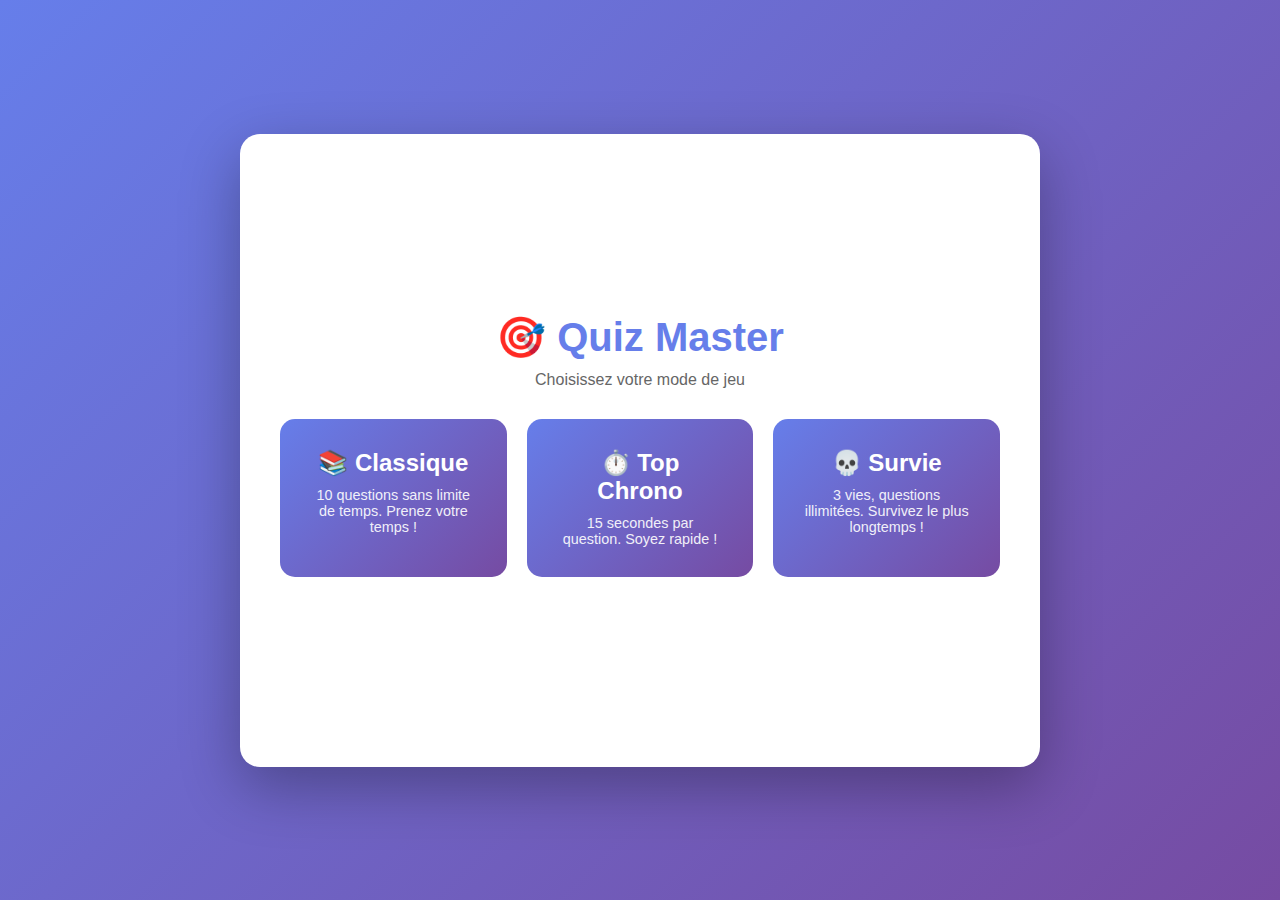
<file: index.html>
<!DOCTYPE html>
<html lang="fr">
<head>
    <meta charset="UTF-8">
    <meta name="viewport" content="width=device-width, initial-scale=1.0">
    <title>Quiz Master - Testez vos connaissances</title>
    <script async src="https://pagead2.googlesyndication.com/pagead/js/adsbygoogle.js?client=ca-pub-2141455622188158"
     crossorigin="anonymous"></script>
    <link rel="stylesheet" href="style.css">
</head>
<body>
    <div class="container">
        <div class="card">
            <!-- AdSense Top -->
            <ins class="adsbygoogle"
                 style="display:block"
                 data-ad-client="ca-pub-2141455622188158"
                 data-ad-slot="6988744426"
                 data-ad-format="auto"
                 data-full-width-responsive="true"></ins>
            <script>
                 (adsbygoogle = window.adsbygoogle || []).push({});
            </script>

            <!-- Menu principal -->
            <div id="menu" class="menu-container">
                <h1>🎯 Quiz Master</h1>
                <p class="subtitle">Choisissez votre mode de jeu</p>

                <div class="mode-selection">
                    <a href="classique.html" class="mode-card">
                        <h3>📚 Classique</h3>
                        <p>10 questions sans limite de temps. Prenez votre temps !</p>
                    </a>

                    <a href="chrono.html" class="mode-card">
                        <h3>⏱️ Top Chrono</h3>
                        <p>15 secondes par question. Soyez rapide !</p>
                    </a>

                    <a href="survie.html" class="mode-card">
                        <h3>💀 Survie</h3>
                        <p>3 vies, questions illimitées. Survivez le plus longtemps !</p>
                    </a>
                </div>
            </div>

            <!-- AdSense Bottom -->
            <ins class="adsbygoogle"
                 style="display:block"
                 data-ad-client="ca-pub-2141455622188158"
                 data-ad-slot="6988744426"
                 data-ad-format="auto"
                 data-full-width-responsive="true"></ins>
            <script>
                 (adsbygoogle = window.adsbygoogle || []).push({});
            </script>
        </div>
    </div>
</body>
</html>
</file>
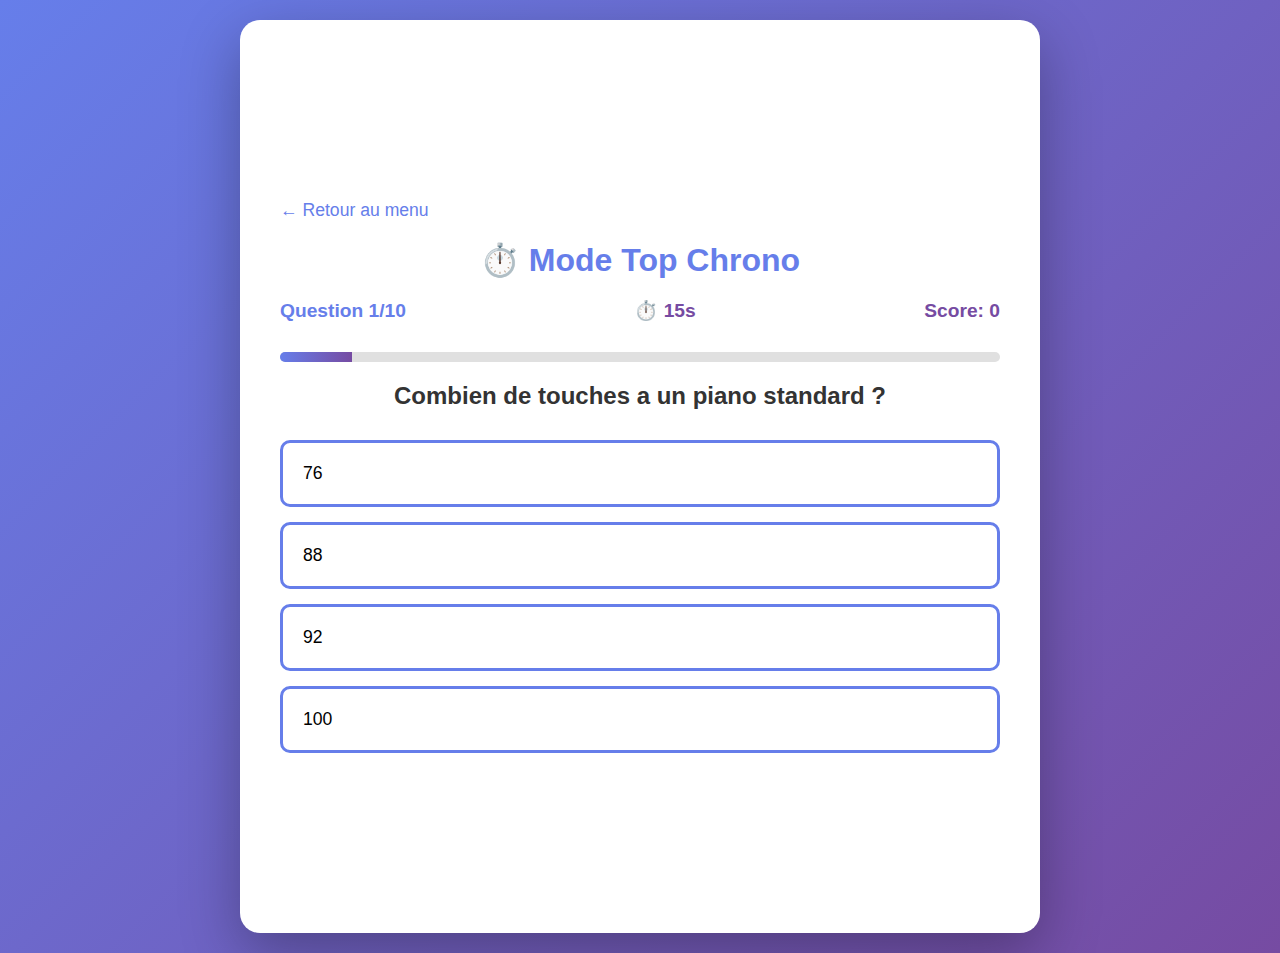
<file: chrono.html>
<!DOCTYPE html>
<html lang="fr">
<head>
    <meta charset="UTF-8">
    <meta name="viewport" content="width=device-width, initial-scale=1.0">
    <title>Mode Top Chrono - Quiz Master</title>
    <script async src="https://pagead2.googlesyndication.com/pagead/js/adsbygoogle.js?client=ca-pub-2141455622188158"
     crossorigin="anonymous"></script>
    <link rel="stylesheet" href="style.css">
</head>
<body>
    <div class="container">
        <div class="card">
            <!-- AdSense Top -->
            <ins class="adsbygoogle"
                 style="display:block"
                 data-ad-client="ca-pub-2141455622188158"
                 data-ad-slot="6988744426"
                 data-ad-format="auto"
                 data-full-width-responsive="true"></ins>
            <script>
                 (adsbygoogle = window.adsbygoogle || []).push({});
            </script>

            <div class="back-button">
                <a href="index.html">← Retour au menu</a>
            </div>

            <!-- Container du quiz -->
            <div id="quiz" class="quiz-container">
                <div class="mode-title">⏱️ Mode Top Chrono</div>
                
                <div class="question-header">
                    <span class="question-number" id="questionNumber">Question 1/10</span>
                    <span class="timer" id="timer">⏱️ 15s</span>
                    <span class="score" id="score">Score: 0</span>
                </div>

                <div class="progress-bar">
                    <div class="progress-fill" id="progressBar"></div>
                </div>

                <h2 class="question-text" id="questionText"></h2>

                <div class="answers" id="answersContainer"></div>
            </div>

            <!-- Résultats -->
            <div id="result" class="result-container">
                <h2>🎉 Quiz Terminé !</h2>
                <div class="final-score" id="finalScore">0/100</div>
                <p id="resultMessage"></p>
                
                <!-- AdSense Middle -->
                <ins class="adsbygoogle"
                     style="display:block"
                     data-ad-client="ca-pub-2141455622188158"
                     data-ad-slot="1234567891"
                     data-ad-format="auto"
                     data-full-width-responsive="true"></ins>
                <script>
                     (adsbygoogle = window.adsbygoogle || []).push({});
                </script>

                <button class="btn" onclick="location.reload()">🔄 Rejouer</button>
                <a href="index.html" class="btn btn-secondary">🏠 Menu principal</a>
            </div>

            <!-- AdSense Bottom -->
            <ins class="adsbygoogle"
                 style="display:block"
                 data-ad-client="ca-pub-2141455622188158"
                 data-ad-slot="1234567892"
                 data-ad-format="auto"
                 data-full-width-responsive="true"></ins>
            <script>
                 (adsbygoogle = window.adsbygoogle || []).push({});
            </script>
        </div>
    </div>

    <script src="js/questions.js"></script>
    <script src="js/chrono.js"></script>
</body>
</html>
</file>
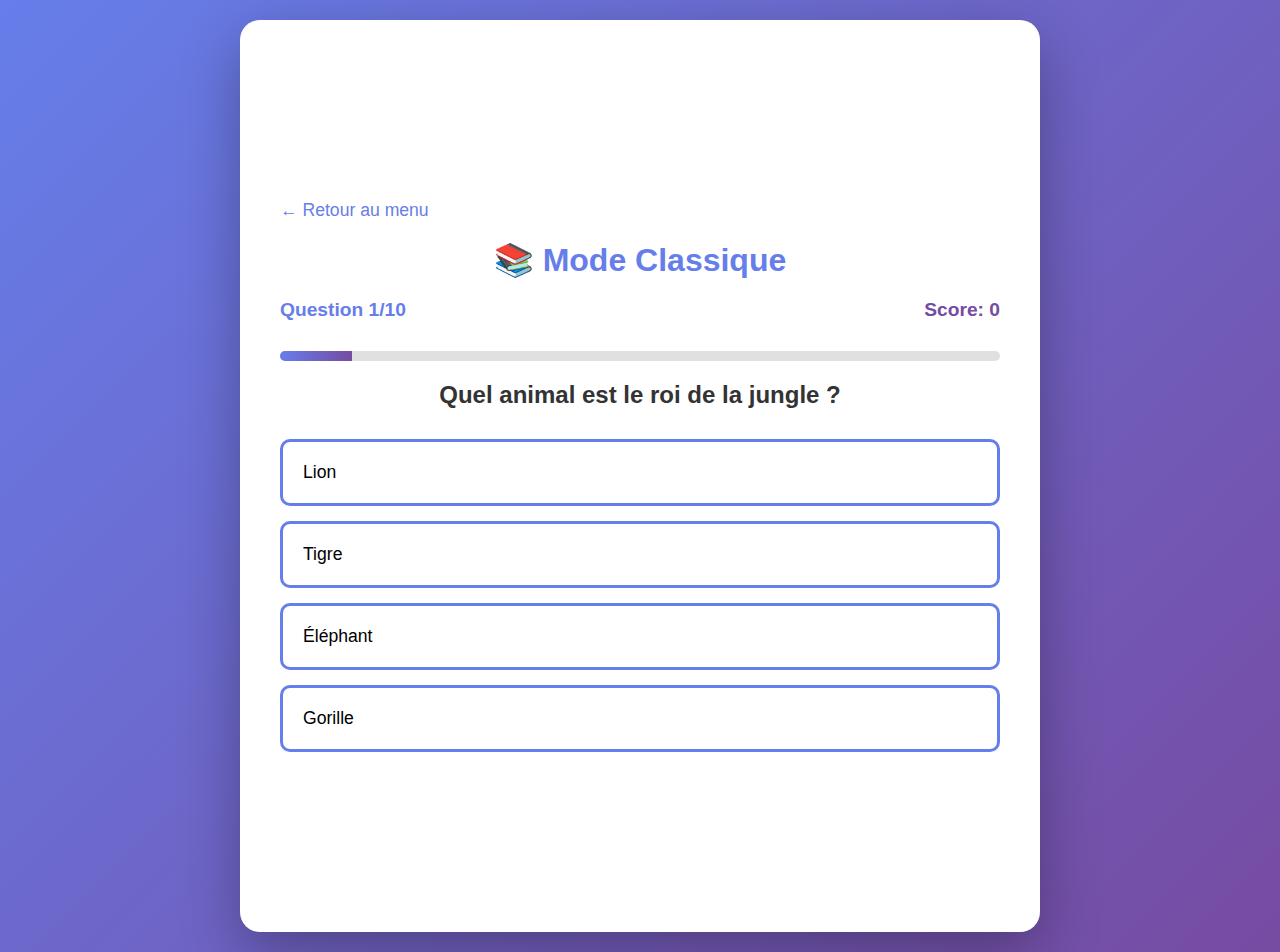
<file: classique.html>
<!DOCTYPE html>
<html lang="fr">
<head>
    <meta charset="UTF-8">
    <meta name="viewport" content="width=device-width, initial-scale=1.0">
    <title>Mode Classique - Quiz Master</title>
    <script async src="https://pagead2.googlesyndication.com/pagead/js/adsbygoogle.js?client=ca-pub-2141455622188158"
     crossorigin="anonymous"></script>
    <link rel="stylesheet" href="style.css">
</head>
<body>
    <div class="container">
        <div class="card">
            <!-- AdSense Top -->
            <ins class="adsbygoogle"
                 style="display:block"
                 data-ad-client="ca-pub-2141455622188158"
                 data-ad-slot="6988744426"
                 data-ad-format="auto"
                 data-full-width-responsive="true"></ins>
            <script>
                 (adsbygoogle = window.adsbygoogle || []).push({});
            </script>

            <div class="back-button">
                <a href="index.html">← Retour au menu</a>
            </div>

            <!-- Container du quiz -->
            <div id="quiz" class="quiz-container">
                <div class="mode-title">📚 Mode Classique</div>
                
                <div class="question-header">
                    <span class="question-number" id="questionNumber">Question 1/10</span>
                    <span class="score" id="score">Score: 0</span>
                </div>

                <div class="progress-bar">
                    <div class="progress-fill" id="progressBar"></div>
                </div>

                <h2 class="question-text" id="questionText"></h2>

                <div class="answers" id="answersContainer"></div>
            </div>

            <!-- Résultats -->
            <div id="result" class="result-container">
                <h2>🎉 Quiz Terminé !</h2>
                <div class="final-score" id="finalScore">0/100</div>
                <p id="resultMessage"></p>
                
                <!-- AdSense Middle -->
                <ins class="adsbygoogle"
                     style="display:block"
                     data-ad-client="ca-pub-2141455622188158"
                     data-ad-slot="6988744426"
                     data-ad-format="auto"
                     data-full-width-responsive="true"></ins>
                <script>
                     (adsbygoogle = window.adsbygoogle || []).push({});
                </script>

                <button class="btn" onclick="location.reload()">🔄 Rejouer</button>
                <a href="index.html" class="btn btn-secondary">🏠 Menu principal</a>
            </div>

            <!-- AdSense Bottom -->
            <ins class="adsbygoogle"
                 style="display:block"
                 data-ad-client="ca-pub-2141455622188158"
                 data-ad-slot="6988744426"
                 data-ad-format="auto"
                 data-full-width-responsive="true"></ins>
            <script>
                 (adsbygoogle = window.adsbygoogle || []).push({});
            </script>
        </div>
    </div>

    <script src="js/questions.js"></script>
    <script src="js/classique.js"></script>
</body>
</file>
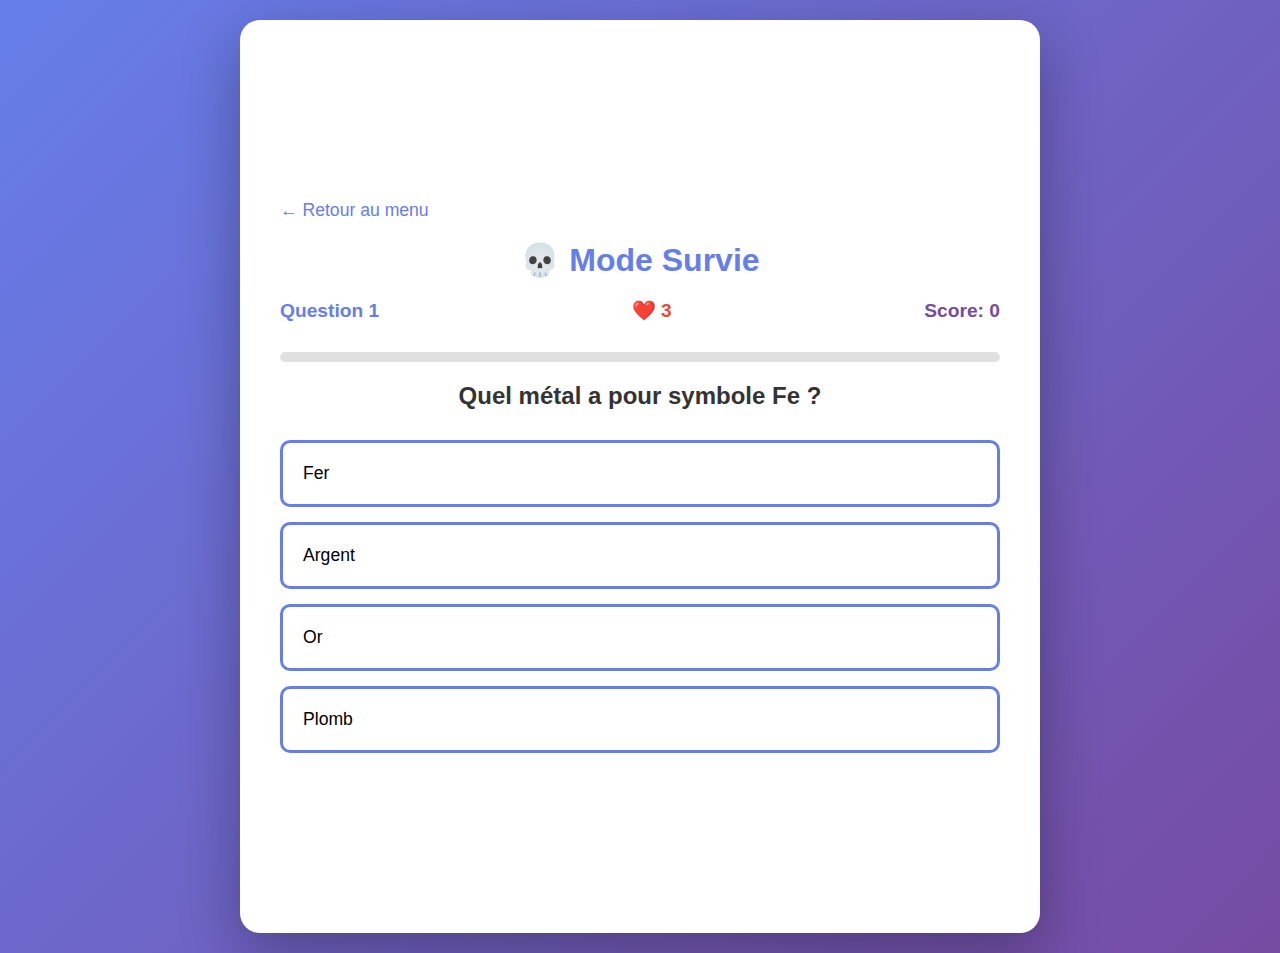
<file: survie.html>
<!DOCTYPE html>
<html lang="fr">
<head>
    <meta charset="UTF-8">
    <meta name="viewport" content="width=device-width, initial-scale=1.0">
    <title>Mode Survie - Quiz Master</title>
    <script async src="https://pagead2.googlesyndication.com/pagead/js/adsbygoogle.js?client=ca-pub-2141455622188158"
     crossorigin="anonymous"></script>
    <link rel="stylesheet" href="style.css">
</head>
<body>
    <div class="container">
        <div class="card">
            <!-- AdSense Top -->
            <ins class="adsbygoogle"
                 style="display:block"
                 data-ad-client="ca-pub-2141455622188158"
                 data-ad-slot="6988744426"
                 data-ad-format="auto"
                 data-full-width-responsive="true"></ins>
            <script>
                 (adsbygoogle = window.adsbygoogle || []).push({});
            </script>

            <div class="back-button">
                <a href="index.html">← Retour au menu</a>
            </div>

            <!-- Container du quiz -->
            <div id="quiz" class="quiz-container">
                <div class="mode-title">💀 Mode Survie</div>
                
                <div class="question-header">
                    <span class="question-number" id="questionNumber">Question 1</span>
                    <span class="lives" id="lives">❤️ 3</span>
                    <span class="score" id="score">Score: 0</span>
                </div>

                <div class="progress-bar">
                    <div class="progress-fill" id="progressBar"></div>
                </div>

                <h2 class="question-text" id="questionText"></h2>

                <div class="answers" id="answersContainer"></div>
            </div>

            <!-- Résultats -->
            <div id="result" class="result-container">
                <h2>💀 Game Over !</h2>
                <div class="final-score" id="finalScore">0 questions</div>
                <p id="resultMessage"></p>
                
                <!-- AdSense Middle -->
                <ins class="adsbygoogle"
                     style="display:block"
                     data-ad-client="ca-pub-2141455622188158"
                     data-ad-slot="1234567891"
                     data-ad-format="auto"
                     data-full-width-responsive="true"></ins>
                <script>
                     (adsbygoogle = window.adsbygoogle || []).push({});
                </script>

                <button class="btn" onclick="location.reload()">🔄 Rejouer</button>
                <a href="index.html" class="btn btn-secondary">🏠 Menu principal</a>
            </div>

            <!-- AdSense Bottom -->
            <ins class="adsbygoogle"
                 style="display:block"
                 data-ad-client="ca-pub-2141455622188158"
                 data-ad-slot="1234567892"
                 data-ad-format="auto"
                 data-full-width-responsive="true"></ins>
            <script>
                 (adsbygoogle = window.adsbygoogle || []).push({});
            </script>
        </div>
    </div>

    <script src="js/questions.js"></script>
    <script src="js/survie.js"></script>
</body>
</html>
</file>
<file: style.css>
* {
    margin: 0;
    padding: 0;
    box-sizing: border-box;
}

body {
    font-family: 'Segoe UI', Tahoma, Geneva, Verdana, sans-serif;
    background: linear-gradient(135deg, #667eea 0%, #764ba2 100%);
    min-height: 100vh;
    display: flex;
    justify-content: center;
    align-items: center;
    padding: 20px;
}

.container {
    max-width: 800px;
    width: 100%;
}

.card {
    background: white;
    border-radius: 20px;
    padding: 40px;
    box-shadow: 0 20px 60px rgba(0,0,0,0.3);
    animation: fadeIn 0.5s;
}

@keyframes fadeIn {
    from { opacity: 0; transform: translateY(20px); }
    to { opacity: 1; transform: translateY(0); }
}

h1 {
    color: #667eea;
    text-align: center;
    margin-bottom: 10px;
    font-size: 2.5em;
}

.subtitle {
    text-align: center;
    color: #666;
    margin-bottom: 30px;
}

/* Back button */
.back-button {
    margin-bottom: 20px;
}

.back-button a {
    color: #667eea;
    text-decoration: none;
    font-size: 1.1em;
    display: inline-flex;
    align-items: center;
    transition: transform 0.3s;
}

.back-button a:hover {
    transform: translateX(-5px);
}

/* Mode title */
.mode-title {
    text-align: center;
    font-size: 2em;
    color: #667eea;
    margin-bottom: 20px;
    font-weight: bold;
}

/* AdSense */
.adsbygoogle {
    margin: 20px 0;
    min-height: 100px;
}

.mode-selection {
    display: grid;
    grid-template-columns: repeat(auto-fit, minmax(200px, 1fr));
    gap: 20px;
    margin: 30px 0;
}

.mode-card {
    background: linear-gradient(135deg, #667eea 0%, #764ba2 100%);
    color: white;
    padding: 30px;
    border-radius: 15px;
    cursor: pointer;
    transition: transform 0.3s, box-shadow 0.3s;
    text-align: center;
    text-decoration: none;
    display: block;
}

.mode-card:hover {
    transform: translateY(-5px);
    box-shadow: 0 10px 30px rgba(0,0,0,0.3);
}

.mode-card h3 {
    margin-bottom: 10px;
    font-size: 1.5em;
}

.mode-card p {
    font-size: 0.9em;
    opacity: 0.9;
}

.quiz-container {
    display: block;
}

.question-header {
    display: flex;
    justify-content: space-between;
    align-items: center;
    margin-bottom: 30px;
    flex-wrap: wrap;
    gap: 10px;
}

.question-number {
    font-size: 1.2em;
    color: #667eea;
    font-weight: bold;
}

.timer, .lives, .score {
    font-size: 1.2em;
    font-weight: bold;
    color: #764ba2;
}

.lives {
    color: #e74c3c;
}

.progress-bar {
    width: 100%;
    height: 10px;
    background: #e0e0e0;
    border-radius: 5px;
    overflow: hidden;
    margin-bottom: 20px;
}

.progress-fill {
    height: 100%;
    background: linear-gradient(90deg, #667eea 0%, #764ba2 100%);
    transition: width 0.3s;
    width: 0%;
}

.question-text {
    font-size: 1.5em;
    color: #333;
    margin-bottom: 30px;
    text-align: center;
}

.answers {
    display: grid;
    gap: 15px;
}

.answer-btn {
    background: white;
    border: 3px solid #667eea;
    padding: 20px;
    border-radius: 10px;
    cursor: pointer;
    transition: all 0.3s;
    font-size: 1.1em;
    text-align: left;
}

.answer-btn:hover {
    background: #667eea;
    color: white;
    transform: translateX(5px);
}

.answer-btn.correct {
    background: #2ecc71;
    border-color: #2ecc71;
    color: white;
}

.answer-btn.incorrect {
    background: #e74c3c;
    border-color: #e74c3c;
    color: white;
}

.answer-btn:disabled {
    cursor: not-allowed;
}

.result-container {
    display: none;
    text-align: center;
}

.result-container h2 {
    color: #667eea;
    font-size: 2.5em;
    margin-bottom: 20px;
}

.final-score {
    font-size: 3em;
    color: #764ba2;
    margin: 20px 0;
}

.btn {
    background: linear-gradient(135deg, #667eea 0%, #764ba2 100%);
    color: white;
    border: none;
    padding: 15px 40px;
    border-radius: 10px;
    cursor: pointer;
    font-size: 1.1em;
    transition: transform 0.3s;
    margin: 10px;
    text-decoration: none;
    display: inline-block;
}

.btn:hover {
    transform: scale(1.05);
}

.btn-secondary {
    background: linear-gradient(135deg, #95a5a6 0%, #7f8c8d 100%);
}

.hidden {
    display: none;
}

.timer.warning {
    color: #e74c3c;
    animation: pulse 1s infinite;
}

@keyframes pulse {
    0%, 100% { transform: scale(1); }
    50% { transform: scale(1.1); }
}

@media (max-width: 600px) {
    .card {
        padding: 20px;
    }
    
    h1 {
        font-size: 2em;
    }
    
    .question-text {
        font-size: 1.2em;
    }

    .mode-title {
        font-size: 1.5em;
    }
}
</file>
